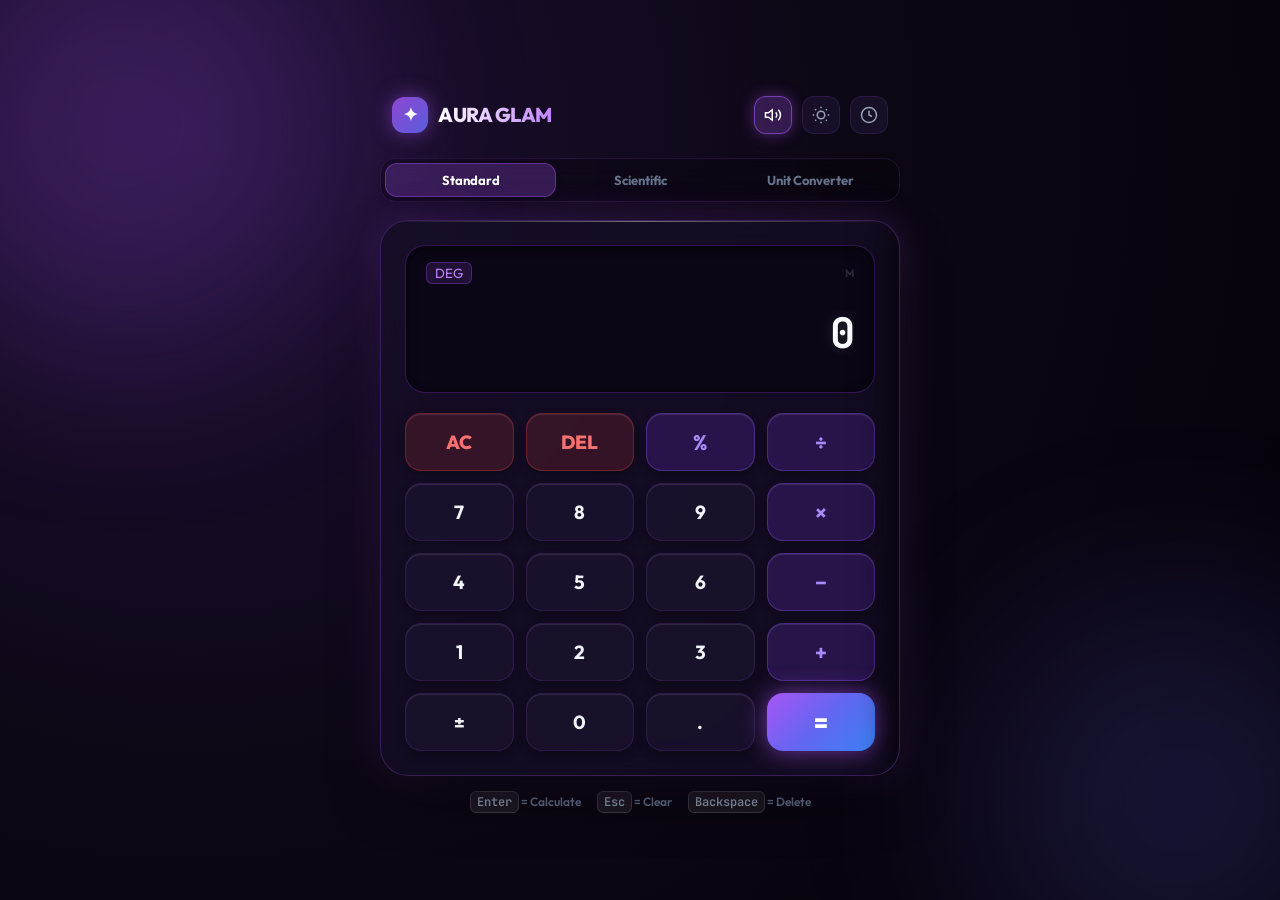
<file: calculator.html>
<!DOCTYPE html>
<html lang="en">
<head>
    <meta charset="UTF-8">
    <meta name="viewport" content="width=device-width, initial-scale=1.0">
    <title>Aura Glamour Calculator | Standard & Scientific</title>
    <link rel="stylesheet" href="style.css">
    <link rel="icon" href="https://cdn-icons-png.flaticon.com/512/5606/5606131.png" type="image/png">
</head>
<body data-theme="midnight">

    <!-- Ambient Glowing Orbs -->
    <div class="ambient-glow glow-1"></div>
    <div class="ambient-glow glow-2"></div>

    <div class="app-container" id="appContainer">
        
        <!-- Top Bar Navigation & Tools -->
        <header class="top-bar">
            <a href="index.html" class="brand-badge" title="Back to Portal">
                <div class="brand-icon">✦</div>
                <div>
                    <h1 class="brand-title">AURA GLAM</h1>
                </div>
            </a>

            <div class="top-actions">
                <!-- Sound Synthesizer Toggle -->
                <button id="soundToggleBtn" class="icon-btn active" onclick="toggleSound()" title="Toggle Synthesizer Audio Feedback">
                    <svg width="18" height="18" viewBox="0 0 24 24" fill="none" stroke="currentColor" stroke-width="2"><path d="M11 5L6 9H2v6h4l5 4V5z"/><path d="M19.07 4.93a10 10 0 0 1 0 14.14M15.54 8.46a5 5 0 0 1 0 7.07"/></svg>
                </button>

                <!-- Theme Selector Dropdown -->
                <div class="theme-picker" id="themePickerContainer">
                    <button id="themeToggleBtn" class="icon-btn" onclick="toggleThemeDropdown()" title="Switch Luxury Theme">
                        <svg width="18" height="18" viewBox="0 0 24 24" fill="none" stroke="currentColor" stroke-width="2"><circle cx="12" cy="12" r="5"/><path d="M12 1v2M12 21v2M4.22 4.22l1.42 1.42M18.36 18.36l1.42 1.42M1 12h2M21 12h2M4.22 19.78l1.42-1.42M18.36 5.64l1.42-1.42"/></svg>
                    </button>
                    <div class="theme-dropdown" id="themeDropdown">
                        <button class="theme-option" onclick="setTheme('midnight')">
                            <span class="theme-dot" style="background: #a855f7;"></span> Midnight Luxe
                        </button>
                        <button class="theme-option" onclick="setTheme('aurora')">
                            <span class="theme-dot" style="background: #38bdf8;"></span> Aurora Glass
                        </button>
                        <button class="theme-option" onclick="setTheme('rosegold')">
                            <span class="theme-dot" style="background: #fb7185;"></span> Rose Gold Luxe
                        </button>
                        <button class="theme-option" onclick="setTheme('matrix')">
                            <span class="theme-dot" style="background: #10b981;"></span> Quantum Matrix
                        </button>
                    </div>
                </div>

                <!-- History Drawer Toggle -->
                <button id="historyToggleBtn" class="icon-btn" onclick="toggleHistoryDrawer()" title="Calculation History">
                    <svg width="18" height="18" viewBox="0 0 24 24" fill="none" stroke="currentColor" stroke-width="2"><circle cx="12" cy="12" r="10"/><polyline points="12 6 12 12 16 14"/></svg>
                </button>
            </div>
        </header>

        <!-- Mode Selector Tabs -->
        <nav class="mode-tabs">
            <button id="tabStandard" class="tab-btn active" onclick="switchMode('standard')">Standard</button>
            <button id="tabScientific" class="tab-btn" onclick="switchMode('scientific')">Scientific</button>
            <button id="tabConverter" class="tab-btn" onclick="switchMode('converter')">Unit Converter</button>
        </nav>

        <!-- Calculator Main Glass Card -->
        <main class="calculator-card">
            
            <!-- LCD/OLED Display Screen -->
            <section class="display-panel" aria-label="Calculator Display">
                <div class="display-meta">
                    <button id="angleBadge" class="angle-badge" onclick="toggleAngleMode()">DEG</button>
                    <div class="memory-badges">
                        <span id="memIndicator" class="mem-indicator">M</span>
                    </div>
                </div>
                
                <div id="displayTape" class="display-tape"></div>
                <div id="displayMain" class="display-main" aria-live="polite">0</div>
                <div id="displayPreview" class="display-live-preview"></div>
            </section>

            <!-- Scientific Keypad (Expandable) -->
            <div id="scientificGrid" class="scientific-grid hidden">
                <button class="calc-btn fn-btn" onclick="appendFunction('sin')">sin</button>
                <button class="calc-btn fn-btn" onclick="appendFunction('cos')">cos</button>
                <button class="calc-btn fn-btn" onclick="appendFunction('tan')">tan</button>
                <button class="calc-btn fn-btn" onclick="appendFunction('log')">log</button>
                <button class="calc-btn fn-btn" onclick="appendFunction('ln')">ln</button>

                <button class="calc-btn fn-btn" onclick="appendFunction('sqrt')">√x</button>
                <button class="calc-btn fn-btn" onclick="appendFunction('sqr')">x²</button>
                <button class="calc-btn fn-btn" onclick="appendFunction('power')">xʸ</button>
                <button class="calc-btn fn-btn" onclick="appendFunction('pi')">π</button>
                <button class="calc-btn fn-btn" onclick="appendFunction('e')">e</button>

                <button class="calc-btn fn-btn" onclick="appendValue('(')">(</button>
                <button class="calc-btn fn-btn" onclick="appendValue(')')">)</button>
                <button class="calc-btn fn-btn" onclick="appendFunction('fact')">n!</button>
                <button class="calc-btn fn-btn" onclick="appendFunction('abs')">|x|</button>
                <button class="calc-btn fn-btn" onclick="appendFunction('inv')">1/x</button>

                <button class="calc-btn fn-btn" onclick="handleMemory('MC')">MC</button>
                <button class="calc-btn fn-btn" onclick="handleMemory('MR')">MR</button>
                <button class="calc-btn fn-btn" onclick="handleMemory('M+')">M+</button>
                <button class="calc-btn fn-btn" onclick="handleMemory('M-')">M-</button>
                <button class="calc-btn fn-btn" onclick="handleMemory('MS')">MS</button>
            </div>

            <!-- Standard Keypad -->
            <div id="standardGrid" class="keypad-grid">
                <button id="btn-ac" class="calc-btn danger-btn" onclick="clearAll()">AC</button>
                <button id="btn-del" class="calc-btn danger-btn" onclick="deleteLast()">DEL</button>
                <button id="btn-mod" class="calc-btn op-btn" onclick="appendValue('%')">%</button>
                <button id="btn-div" class="calc-btn op-btn" onclick="appendValue('/')">÷</button>

                <button id="btn-7" class="calc-btn num-btn" onclick="appendValue('7')">7</button>
                <button id="btn-8" class="calc-btn num-btn" onclick="appendValue('8')">8</button>
                <button id="btn-9" class="calc-btn num-btn" onclick="appendValue('9')">9</button>
                <button id="btn-mult" class="calc-btn op-btn" onclick="appendValue('*')">×</button>

                <button id="btn-4" class="calc-btn num-btn" onclick="appendValue('4')">4</button>
                <button id="btn-5" class="calc-btn num-btn" onclick="appendValue('5')">5</button>
                <button id="btn-6" class="calc-btn num-btn" onclick="appendValue('6')">6</button>
                <button id="btn-minus" class="calc-btn op-btn" onclick="appendValue('-')">−</button>

                <button id="btn-1" class="calc-btn num-btn" onclick="appendValue('1')">1</button>
                <button id="btn-2" class="calc-btn num-btn" onclick="appendValue('2')">2</button>
                <button id="btn-3" class="calc-btn num-btn" onclick="appendValue('3')">3</button>
                <button id="btn-plus" class="calc-btn op-btn" onclick="appendValue('+')">+</button>

                <button id="btn-sign" class="calc-btn num-btn" onclick="toggleSign()">±</button>
                <button id="btn-0" class="calc-btn num-btn" onclick="appendValue('0')">0</button>
                <button id="btn-dot" class="calc-btn num-btn" onclick="appendValue('.')">.</button>
                <button id="btn-equals" class="calc-btn equals-btn" onclick="calculate()">=</button>
            </div>

            <!-- Unit Converter Panel -->
            <div id="converterPanel" class="converter-panel">
                <div class="converter-select-row">
                    <select id="convType" class="custom-select" onchange="updateConverterUnits(); runConversion('from');">
                        <option value="length">📏 Length</option>
                        <option value="weight">⚖️ Weight & Mass</option>
                        <option value="temperature">🌡️ Temperature</option>
                        <option value="data">💾 Digital Storage</option>
                        <option value="speed">🚀 Speed</option>
                    </select>
                </div>

                <div class="converter-card-box">
                    <label class="converter-label" for="convInputFrom">From</label>
                    <select id="convUnitFrom" class="custom-select" onchange="runConversion('from')"></select>
                    <div class="converter-input-wrap">
                        <input type="number" id="convInputFrom" class="converter-input" value="1" oninput="runConversion('from')" placeholder="0">
                    </div>
                </div>

                <div style="text-align: center; color: var(--text-accent); font-size: 20px;">⇅</div>

                <div class="converter-card-box">
                    <label class="converter-label" for="convInputTo">To</label>
                    <select id="convUnitTo" class="custom-select" onchange="runConversion('from')"></select>
                    <div class="converter-input-wrap">
                        <input type="number" id="convInputTo" class="converter-input" value="1000" oninput="runConversion('to')" placeholder="0">
                    </div>
                </div>
            </div>

            <!-- Calculation History Slide-out Drawer -->
            <aside id="historyDrawer" class="history-drawer" aria-label="Calculation History">
                <div class="history-header">
                    <div class="history-title">
                        <svg width="18" height="18" viewBox="0 0 24 24" fill="none" stroke="currentColor" stroke-width="2"><circle cx="12" cy="12" r="10"/><polyline points="12 6 12 12 16 14"/></svg>
                        History
                    </div>
                    <button class="icon-btn" onclick="toggleHistoryDrawer(false)" title="Close History">✕</button>
                </div>
                <div id="historyList" class="history-list"></div>
                <button class="clear-hist-btn" onclick="clearHistory()">Clear History</button>
            </aside>

        </main>

        <!-- Keyboard Shortcuts Hint Footer -->
        <footer class="shortcuts-bar">
            <span><span class="kbd-badge">Enter</span> = Calculate</span>
            <span><span class="kbd-badge">Esc</span> = Clear</span>
            <span><span class="kbd-badge">Backspace</span> = Delete</span>
        </footer>

    </div>

    <script src="script.js"></script>
</body>
</html>
</file>
<file: style.css>
/* ==========================================================================
   GLAMOUR CALCULATOR DESIGN SYSTEM
   Styles for the Ultimate Standard & Scientific Glamour Calculator
   ========================================================================== */

@import url('https://fonts.googleapis.com/css2?family=Outfit:wght@300;400;500;600;700;800;900&family=JetBrains+Mono:wght@400;500;600;700;800&family=Playfair+Display:ital,wght@0,600;1,600&display=swap');

:root {
    /* DEFAULT THEME: Midnight Cyber Lux */
    --bg-gradient: radial-gradient(circle at 15% 15%, #1e1035 0%, #0d0714 50%, #05020a 100%);
    --calc-bg: rgba(22, 14, 38, 0.75);
    --calc-border: rgba(168, 85, 247, 0.25);
    --calc-shadow: 0 25px 60px -15px rgba(0, 0, 0, 0.8), 0 0 40px rgba(168, 85, 247, 0.2);
    --calc-glow: 0 0 30px rgba(139, 92, 246, 0.3);
    
    --display-bg: rgba(10, 6, 20, 0.85);
    --display-border: rgba(147, 51, 234, 0.3);
    --text-primary: #f8fafc;
    --text-secondary: #94a3b8;
    --text-muted: #64748b;
    --text-accent: #c084fc;
    
    --btn-num-bg: rgba(30, 20, 50, 0.65);
    --btn-num-text: #f1f5f9;
    --btn-num-hover: rgba(55, 35, 90, 0.85);
    --btn-num-border: rgba(168, 85, 247, 0.15);
    
    --btn-op-bg: rgba(124, 58, 237, 0.2);
    --btn-op-text: #a78bfa;
    --btn-op-hover: rgba(124, 58, 237, 0.45);
    --btn-op-border: rgba(139, 92, 246, 0.35);
    
    --btn-fn-bg: rgba(15, 23, 42, 0.6);
    --btn-fn-text: #38bdf8;
    --btn-fn-hover: rgba(56, 189, 248, 0.2);
    --btn-fn-border: rgba(56, 189, 248, 0.25);
    
    --btn-danger-bg: rgba(239, 68, 68, 0.15);
    --btn-danger-text: #f87171;
    --btn-danger-hover: rgba(239, 68, 68, 0.35);
    --btn-danger-border: rgba(239, 68, 68, 0.3);
    
    --btn-equals-bg: linear-gradient(135deg, #a855f7 0%, #6366f1 50%, #3b82f6 100%);
    --btn-equals-text: #ffffff;
    --btn-equals-hover: linear-gradient(135deg, #c084fc 0%, #818cf8 50%, #60a5fa 100%);
    --btn-equals-glow: 0 0 25px rgba(168, 85, 247, 0.6);
    
    --glass-blur: blur(20px);
    --card-radius: 28px;
    --btn-radius: 16px;
    --accent-glow-rgb: 168, 85, 247;
}

/* THEME: Aurora Glass */
[data-theme="aurora"] {
    --bg-gradient: radial-gradient(circle at 80% 20%, #0c2d48 0%, #145da0 40%, #0e1e2d 100%);
    --calc-bg: rgba(255, 255, 255, 0.08);
    --calc-border: rgba(255, 255, 255, 0.25);
    --calc-shadow: 0 30px 60px -12px rgba(0, 0, 0, 0.6), 0 0 50px rgba(56, 189, 248, 0.25);
    --calc-glow: 0 0 40px rgba(45, 212, 191, 0.3);
    
    --display-bg: rgba(15, 23, 42, 0.7);
    --display-border: rgba(56, 189, 248, 0.3);
    --text-primary: #ffffff;
    --text-secondary: #cbd5e1;
    --text-muted: #94a3b8;
    --text-accent: #38bdf8;
    
    --btn-num-bg: rgba(255, 255, 255, 0.07);
    --btn-num-text: #f8fafc;
    --btn-num-hover: rgba(255, 255, 255, 0.18);
    --btn-num-border: rgba(255, 255, 255, 0.12);
    
    --btn-op-bg: rgba(45, 212, 191, 0.18);
    --btn-op-text: #2dd4bf;
    --btn-op-hover: rgba(45, 212, 191, 0.35);
    --btn-op-border: rgba(45, 212, 191, 0.3);
    
    --btn-fn-bg: rgba(56, 189, 248, 0.15);
    --btn-fn-text: #7dd3fc;
    --btn-fn-hover: rgba(56, 189, 248, 0.3);
    --btn-fn-border: rgba(56, 189, 248, 0.25);
    
    --btn-danger-bg: rgba(244, 63, 94, 0.18);
    --btn-danger-text: #fb7185;
    --btn-danger-hover: rgba(244, 63, 94, 0.35);
    --btn-danger-border: rgba(244, 63, 94, 0.3);
    
    --btn-equals-bg: linear-gradient(135deg, #06b6d4 0%, #3b82f6 50%, #6366f1 100%);
    --btn-equals-text: #ffffff;
    --btn-equals-hover: linear-gradient(135deg, #22d3ee 0%, #60a5fa 50%, #818cf8 100%);
    --btn-equals-glow: 0 0 30px rgba(6, 182, 212, 0.6);
    --accent-glow-rgb: 45, 212, 191;
}

/* THEME: Rose Gold Luxe */
[data-theme="rosegold"] {
    --bg-gradient: radial-gradient(circle at 50% 10%, #2b181e 0%, #190e12 50%, #0d0507 100%);
    --calc-bg: rgba(38, 20, 26, 0.8);
    --calc-border: rgba(244, 114, 182, 0.3);
    --calc-shadow: 0 30px 60px -12px rgba(0, 0, 0, 0.8), 0 0 45px rgba(251, 146, 60, 0.2);
    --calc-glow: 0 0 35px rgba(244, 114, 182, 0.3);
    
    --display-bg: rgba(20, 10, 14, 0.9);
    --display-border: rgba(244, 114, 182, 0.35);
    --text-primary: #fff1f2;
    --text-secondary: #fecdd3;
    --text-muted: #9f737e;
    --text-accent: #fb7185;
    
    --btn-num-bg: rgba(50, 25, 35, 0.65);
    --btn-num-text: #fff1f2;
    --btn-num-hover: rgba(85, 40, 58, 0.85);
    --btn-num-border: rgba(244, 114, 182, 0.18);
    
    --btn-op-bg: rgba(251, 113, 133, 0.2);
    --btn-op-text: #fda4af;
    --btn-op-hover: rgba(251, 113, 133, 0.4);
    --btn-op-border: rgba(251, 113, 133, 0.35);
    
    --btn-fn-bg: rgba(251, 146, 60, 0.15);
    --btn-fn-text: #fdba74;
    --btn-fn-hover: rgba(251, 146, 60, 0.3);
    --btn-fn-border: rgba(251, 146, 60, 0.25);
    
    --btn-danger-bg: rgba(225, 29, 72, 0.2);
    --btn-danger-text: #fda4af;
    --btn-danger-hover: rgba(225, 29, 72, 0.4);
    --btn-danger-border: rgba(225, 29, 72, 0.35);
    
    --btn-equals-bg: linear-gradient(135deg, #e11d48 0%, #f43f5e 50%, #fb923c 100%);
    --btn-equals-text: #ffffff;
    --btn-equals-hover: linear-gradient(135deg, #f43f5e 0%, #fb7185 50%, #fed7aa 100%);
    --btn-equals-glow: 0 0 30px rgba(244, 63, 94, 0.6);
    --accent-glow-rgb: 244, 114, 182;
}

/* THEME: Quantum Matrix Neon */
[data-theme="matrix"] {
    --bg-gradient: radial-gradient(circle at 50% 50%, #031c12 0%, #020f09 60%, #000503 100%);
    --calc-bg: rgba(6, 26, 17, 0.85);
    --calc-border: rgba(16, 185, 129, 0.3);
    --calc-shadow: 0 30px 60px -12px rgba(0, 0, 0, 0.9), 0 0 45px rgba(16, 185, 129, 0.25);
    --calc-glow: 0 0 40px rgba(16, 185, 129, 0.35);
    
    --display-bg: rgba(2, 15, 9, 0.92);
    --display-border: rgba(16, 185, 129, 0.4);
    --text-primary: #ecfdf5;
    --text-secondary: #6ee7b7;
    --text-muted: #059669;
    --text-accent: #34d399;
    
    --btn-num-bg: rgba(6, 40, 25, 0.6);
    --btn-num-text: #ecfdf5;
    --btn-num-hover: rgba(13, 70, 45, 0.85);
    --btn-num-border: rgba(16, 185, 129, 0.18);
    
    --btn-op-bg: rgba(16, 185, 129, 0.2);
    --btn-op-text: #6ee7b7;
    --btn-op-hover: rgba(16, 185, 129, 0.4);
    --btn-op-border: rgba(16, 185, 129, 0.35);
    
    --btn-fn-bg: rgba(20, 184, 166, 0.18);
    --btn-fn-text: #5eead4;
    --btn-fn-hover: rgba(20, 184, 166, 0.35);
    --btn-fn-border: rgba(20, 184, 166, 0.3);
    
    --btn-danger-bg: rgba(239, 68, 68, 0.2);
    --btn-danger-text: #fca5a5;
    --btn-danger-hover: rgba(239, 68, 68, 0.4);
    --btn-danger-border: rgba(239, 68, 68, 0.35);
    
    --btn-equals-bg: linear-gradient(135deg, #059669 0%, #10b981 50%, #14b8a6 100%);
    --btn-equals-text: #022c22;
    --btn-equals-hover: linear-gradient(135deg, #10b981 0%, #34d399 50%, #2dd4bf 100%);
    --btn-equals-glow: 0 0 30px rgba(16, 185, 129, 0.7);
    --accent-glow-rgb: 16, 185, 129;
}

/* ==========================================================================
   BASE & AMBIENT BACKGROUND
   ========================================================================== */

* {
    margin: 0;
    padding: 0;
    box-sizing: border-box;
    font-family: 'Outfit', sans-serif;
    -webkit-tap-highlight-color: transparent;
}

body {
    min-height: 100vh;
    background: var(--bg-gradient);
    background-attachment: fixed;
    color: var(--text-primary);
    display: flex;
    flex-direction: column;
    align-items: center;
    justify-content: center;
    padding: 24px 16px;
    overflow-x: hidden;
    position: relative;
    transition: background 0.6s cubic-bezier(0.16, 1, 0.3, 1);
}

/* Animated Ambient Glow Spheres */
.ambient-glow {
    position: fixed;
    border-radius: 50%;
    filter: blur(100px);
    z-index: 0;
    pointer-events: none;
    opacity: 0.6;
    animation: floatAmbient 18s ease-in-out infinite alternate;
}

.glow-1 {
    width: 450px;
    height: 450px;
    background: rgba(var(--accent-glow-rgb), 0.35);
    top: -100px;
    left: -100px;
}

.glow-2 {
    width: 400px;
    height: 400px;
    background: rgba(99, 102, 241, 0.3);
    bottom: -100px;
    right: -100px;
    animation-delay: -9s;
}

@keyframes floatAmbient {
    0% { transform: translate(0, 0) scale(1); }
    50% { transform: translate(60px, 40px) scale(1.15); }
    100% { transform: translate(-40px, 60px) scale(0.9); }
}

/* ==========================================================================
   HEADER & CONTROLS NAV
   ========================================================================== */

.app-container {
    width: 100%;
    max-width: 520px;
    z-index: 10;
    position: relative;
    display: flex;
    flex-direction: column;
    gap: 18px;
}

.app-container.scientific-mode {
    max-width: 760px;
}

.top-bar {
    display: flex;
    align-items: center;
    justify-content: space-between;
    padding: 6px 12px;
}

.brand-badge {
    display: flex;
    align-items: center;
    gap: 10px;
    text-decoration: none;
}

.brand-icon {
    width: 36px;
    height: 36px;
    border-radius: 12px;
    background: linear-gradient(135deg, rgba(var(--accent-glow-rgb), 0.8), rgba(99, 102, 241, 0.9));
    display: flex;
    align-items: center;
    justify-content: center;
    font-weight: 800;
    font-size: 18px;
    color: #fff;
    box-shadow: 0 0 20px rgba(var(--accent-glow-rgb), 0.5);
}

.brand-title {
    font-size: 20px;
    font-weight: 800;
    letter-spacing: -0.5px;
    background: linear-gradient(to right, #ffffff, var(--text-accent));
    -webkit-background-clip: text;
    -webkit-text-fill-color: transparent;
}

.top-actions {
    display: flex;
    align-items: center;
    gap: 10px;
}

.icon-btn {
    background: var(--btn-num-bg);
    border: 1px solid var(--btn-num-border);
    color: var(--text-secondary);
    width: 38px;
    height: 38px;
    border-radius: 12px;
    display: flex;
    align-items: center;
    justify-content: center;
    cursor: pointer;
    backdrop-filter: var(--glass-blur);
    transition: all 0.25s cubic-bezier(0.16, 1, 0.3, 1);
    position: relative;
}

.icon-btn:hover {
    background: var(--btn-num-hover);
    color: var(--text-primary);
    transform: translateY(-2px);
    box-shadow: 0 5px 15px rgba(0, 0, 0, 0.3);
}

.icon-btn.active {
    background: rgba(var(--accent-glow-rgb), 0.25);
    border-color: rgba(var(--accent-glow-rgb), 0.6);
    color: #ffffff;
    box-shadow: 0 0 15px rgba(var(--accent-glow-rgb), 0.4);
}

/* Theme Dropdown */
.theme-picker {
    position: relative;
}

.theme-dropdown {
    position: absolute;
    top: calc(100% + 8px);
    right: 0;
    background: var(--display-bg);
    border: 1px solid var(--calc-border);
    border-radius: 16px;
    padding: 8px;
    display: none;
    flex-direction: column;
    gap: 6px;
    min-width: 170px;
    z-index: 100;
    backdrop-filter: blur(25px);
    box-shadow: 0 15px 35px rgba(0, 0, 0, 0.6);
    animation: fadeInScale 0.2s cubic-bezier(0.16, 1, 0.3, 1);
}

.theme-dropdown.show {
    display: flex;
}

.theme-option {
    display: flex;
    align-items: center;
    gap: 10px;
    padding: 8px 12px;
    border-radius: 10px;
    background: transparent;
    border: none;
    color: var(--text-secondary);
    font-size: 13px;
    font-weight: 600;
    cursor: pointer;
    transition: 0.2s;
    text-align: left;
    width: 100%;
}

.theme-option:hover {
    background: rgba(255, 255, 255, 0.1);
    color: var(--text-primary);
}

.theme-dot {
    width: 12px;
    height: 12px;
    border-radius: 50%;
}

/* Tab Selector */
.mode-tabs {
    display: flex;
    background: rgba(0, 0, 0, 0.25);
    padding: 4px;
    border-radius: 16px;
    border: 1px solid var(--btn-num-border);
    backdrop-filter: blur(10px);
}

.tab-btn {
    flex: 1;
    padding: 8px 16px;
    border-radius: 12px;
    background: transparent;
    border: none;
    color: var(--text-muted);
    font-size: 13px;
    font-weight: 700;
    cursor: pointer;
    transition: all 0.25s ease;
    display: flex;
    align-items: center;
    justify-content: center;
    gap: 6px;
}

.tab-btn.active {
    background: rgba(var(--accent-glow-rgb), 0.25);
    color: #ffffff;
    border: 1px solid rgba(var(--accent-glow-rgb), 0.4);
    box-shadow: 0 4px 12px rgba(0, 0, 0, 0.2);
}

/* ==========================================================================
   CALCULATOR CARD
   ========================================================================== */

.calculator-card {
    background: var(--calc-bg);
    border: 1px solid var(--calc-border);
    border-radius: var(--card-radius);
    padding: 24px;
    box-shadow: var(--calc-shadow);
    backdrop-filter: var(--glass-blur);
    display: flex;
    flex-direction: column;
    gap: 20px;
    transition: all 0.4s cubic-bezier(0.16, 1, 0.3, 1);
    position: relative;
    overflow: hidden;
}

.calculator-card::before {
    content: '';
    position: absolute;
    top: 0;
    left: 0;
    right: 0;
    height: 1px;
    background: linear-gradient(90deg, transparent, rgba(255, 255, 255, 0.4), transparent);
}

/* ==========================================================================
   DISPLAY SCREEN
   ========================================================================== */

.display-panel {
    background: var(--display-bg);
    border: 1px solid var(--display-border);
    border-radius: 20px;
    padding: 16px 20px;
    display: flex;
    flex-direction: column;
    justify-content: space-between;
    min-height: 140px;
    box-shadow: inset 0 2px 10px rgba(0, 0, 0, 0.6);
    position: relative;
    overflow: hidden;
}

.display-meta {
    display: flex;
    align-items: center;
    justify-content: space-between;
    font-size: 11px;
    font-weight: 700;
    color: var(--text-muted);
    letter-spacing: 0.5px;
    text-transform: uppercase;
}

.angle-badge {
    padding: 2px 8px;
    border-radius: 6px;
    background: rgba(var(--accent-glow-rgb), 0.15);
    color: var(--text-accent);
    cursor: pointer;
    transition: 0.2s;
    border: 1px solid rgba(var(--accent-glow-rgb), 0.3);
}

.angle-badge:hover {
    background: rgba(var(--accent-glow-rgb), 0.3);
}

.memory-badges {
    display: flex;
    gap: 6px;
}

.mem-indicator {
    opacity: 0.3;
    transition: 0.2s;
}

.mem-indicator.active {
    opacity: 1;
    color: #10b981;
    text-shadow: 0 0 8px rgba(16, 185, 129, 0.6);
}

.display-tape {
    font-family: 'JetBrains Mono', monospace;
    font-size: 14px;
    font-weight: 500;
    color: var(--text-secondary);
    min-height: 22px;
    text-align: right;
    overflow-x: auto;
    white-space: nowrap;
    scrollbar-width: none;
    margin-top: 4px;
}
.display-tape::-webkit-scrollbar { display: none; }

.display-main {
    font-family: 'JetBrains Mono', monospace;
    font-size: 42px;
    font-weight: 700;
    color: var(--text-primary);
    text-align: right;
    overflow-x: auto;
    white-space: nowrap;
    scrollbar-width: none;
    letter-spacing: -1px;
    line-height: 1.1;
    text-shadow: 0 0 15px rgba(255, 255, 255, 0.15);
    transition: font-size 0.2s ease;
}
.display-main::-webkit-scrollbar { display: none; }

.display-live-preview {
    font-family: 'JetBrains Mono', monospace;
    font-size: 15px;
    font-weight: 600;
    color: var(--text-accent);
    text-align: right;
    min-height: 20px;
    opacity: 0.85;
}

/* ==========================================================================
   BUTTON KEYPADS
   ========================================================================== */

.keypad-grid {
    display: grid;
    grid-template-columns: repeat(4, 1fr);
    gap: 12px;
}

.scientific-grid {
    display: grid;
    grid-template-columns: repeat(5, 1fr);
    gap: 10px;
    margin-bottom: 12px;
    animation: fadeInDown 0.3s cubic-bezier(0.16, 1, 0.3, 1);
}

.scientific-grid.hidden {
    display: none;
}

/* Glamour Calculator Buttons */
.calc-btn {
    height: 58px;
    border-radius: var(--btn-radius);
    border: 1px solid transparent;
    font-size: 19px;
    font-weight: 700;
    cursor: pointer;
    position: relative;
    overflow: hidden;
    display: flex;
    align-items: center;
    justify-content: center;
    user-select: none;
    transition: transform 0.1s cubic-bezier(0.4, 0, 0.2, 1), 
                box-shadow 0.2s ease, 
                background 0.2s ease, 
                border-color 0.2s ease;
    box-shadow: 0 4px 10px rgba(0, 0, 0, 0.25), inset 0 1px 1px rgba(255, 255, 255, 0.12);
}

.calc-btn:active, .calc-btn.pressed {
    transform: scale(0.92) translateY(2px);
    box-shadow: inset 0 2px 6px rgba(0, 0, 0, 0.4);
}

.calc-btn.num-btn {
    background: var(--btn-num-bg);
    color: var(--btn-num-text);
    border-color: var(--btn-num-border);
}

.calc-btn.num-btn:hover {
    background: var(--btn-num-hover);
    box-shadow: 0 6px 16px rgba(0, 0, 0, 0.35);
}

.calc-btn.op-btn {
    background: var(--btn-op-bg);
    color: var(--btn-op-text);
    border-color: var(--btn-op-border);
    font-size: 21px;
}

.calc-btn.op-btn:hover {
    background: var(--btn-op-hover);
    box-shadow: 0 0 15px rgba(var(--accent-glow-rgb), 0.35);
}

.calc-btn.fn-btn {
    background: var(--btn-fn-bg);
    color: var(--btn-fn-text);
    border-color: var(--btn-fn-border);
    font-size: 15px;
    font-weight: 600;
    height: 48px;
}

.calc-btn.fn-btn:hover {
    background: var(--btn-fn-hover);
    box-shadow: 0 0 12px rgba(56, 189, 248, 0.3);
}

.calc-btn.danger-btn {
    background: var(--btn-danger-bg);
    color: var(--btn-danger-text);
    border-color: var(--btn-danger-border);
    font-weight: 800;
}

.calc-btn.danger-btn:hover {
    background: var(--btn-danger-hover);
    box-shadow: 0 0 15px rgba(239, 68, 68, 0.4);
}

.calc-btn.equals-btn {
    background: var(--btn-equals-bg);
    color: var(--btn-equals-text);
    border: none;
    box-shadow: var(--btn-equals-glow);
    font-size: 24px;
    font-weight: 900;
}

.calc-btn.equals-btn:hover {
    background: var(--btn-equals-hover);
    box-shadow: 0 0 35px rgba(var(--accent-glow-rgb), 0.85);
    transform: translateY(-2px);
}

.calc-btn.span-2 {
    grid-column: span 2;
}

/* Touch Ripple Effect */
.calc-btn::after {
    content: "";
    position: absolute;
    width: 100%;
    height: 100%;
    top: 0;
    left: 0;
    pointer-events: none;
    background-image: radial-gradient(circle, #fff 10%, transparent 10.01%);
    background-repeat: no-repeat;
    background-position: 50%;
    transform: scale(10, 10);
    opacity: 0;
    transition: transform .5s, opacity 1s;
}

.calc-btn:active::after {
    transform: scale(0, 0);
    opacity: 0.3;
    transition: 0s;
}

/* ==========================================================================
   CONVERTER PANEL
   ========================================================================== */

.converter-panel {
    display: none;
    flex-direction: column;
    gap: 16px;
    animation: fadeIn 0.3s ease;
}

.converter-panel.active {
    display: flex;
}

.converter-select-row {
    display: flex;
    gap: 10px;
}

.custom-select {
    flex: 1;
    background: var(--display-bg);
    border: 1px solid var(--calc-border);
    border-radius: 14px;
    padding: 10px 14px;
    color: var(--text-primary);
    font-weight: 600;
    font-size: 14px;
    outline: none;
    cursor: pointer;
    backdrop-filter: blur(10px);
}

.custom-select option {
    background: #0f172a;
    color: #ffffff;
}

.converter-card-box {
    background: var(--display-bg);
    border: 1px solid var(--display-border);
    border-radius: 18px;
    padding: 16px;
    display: flex;
    flex-direction: column;
    gap: 8px;
}

.converter-label {
    font-size: 12px;
    font-weight: 700;
    color: var(--text-muted);
    text-transform: uppercase;
}

.converter-input-wrap {
    display: flex;
    align-items: center;
    gap: 12px;
}

.converter-input {
    flex: 1;
    background: transparent;
    border: none;
    font-family: 'JetBrains Mono', monospace;
    font-size: 28px;
    font-weight: 700;
    color: var(--text-primary);
    outline: none;
}

/* ==========================================================================
   HISTORY DRAWER MODAL
   ========================================================================== */

.history-drawer {
    position: absolute;
    top: 0;
    right: 0;
    bottom: 0;
    width: 320px;
    background: var(--display-bg);
    border-left: 1px solid var(--calc-border);
    backdrop-filter: blur(30px);
    z-index: 50;
    transform: translateX(100%);
    transition: transform 0.35s cubic-bezier(0.16, 1, 0.3, 1);
    display: flex;
    flex-direction: column;
    padding: 20px;
    box-shadow: -10px 0 30px rgba(0, 0, 0, 0.6);
}

.history-drawer.open {
    transform: translateX(0);
}

.history-header {
    display: flex;
    align-items: center;
    justify-content: space-between;
    padding-bottom: 14px;
    border-bottom: 1px solid var(--calc-border);
    margin-bottom: 14px;
}

.history-title {
    font-size: 16px;
    font-weight: 800;
    color: var(--text-primary);
    display: flex;
    align-items: center;
    gap: 8px;
}

.history-list {
    flex: 1;
    overflow-y: auto;
    display: flex;
    flex-direction: column;
    gap: 12px;
    padding-right: 4px;
    scrollbar-width: thin;
    scrollbar-color: var(--calc-border) transparent;
}

.history-item {
    background: rgba(255, 255, 255, 0.04);
    border: 1px solid rgba(255, 255, 255, 0.08);
    border-radius: 14px;
    padding: 12px;
    cursor: pointer;
    transition: all 0.2s ease;
    text-align: right;
}

.history-item:hover {
    background: rgba(var(--accent-glow-rgb), 0.15);
    border-color: rgba(var(--accent-glow-rgb), 0.4);
    transform: translateY(-2px);
}

.hist-expr {
    font-family: 'JetBrains Mono', monospace;
    font-size: 13px;
    color: var(--text-muted);
    margin-bottom: 4px;
}

.hist-res {
    font-family: 'JetBrains Mono', monospace;
    font-size: 20px;
    font-weight: 700;
    color: var(--text-accent);
}

.history-empty {
    text-align: center;
    color: var(--text-muted);
    font-size: 13px;
    margin-top: 50px;
}

.clear-hist-btn {
    margin-top: 14px;
    padding: 10px;
    background: var(--btn-danger-bg);
    border: 1px solid var(--btn-danger-border);
    color: var(--btn-danger-text);
    border-radius: 12px;
    font-weight: 700;
    font-size: 13px;
    cursor: pointer;
    transition: 0.2s;
}

.clear-hist-btn:hover {
    background: var(--btn-danger-hover);
}

/* ==========================================================================
   FOOTER / SHORTCUTS HELPER
   ========================================================================== */

.shortcuts-bar {
    display: flex;
    align-items: center;
    justify-content: center;
    gap: 16px;
    font-size: 12px;
    color: var(--text-muted);
    font-weight: 600;
}

.kbd-badge {
    background: rgba(255, 255, 255, 0.08);
    border: 1px solid rgba(255, 255, 255, 0.15);
    padding: 2px 6px;
    border-radius: 6px;
    font-family: 'JetBrains Mono', monospace;
    color: var(--text-secondary);
}

/* ==========================================================================
   ANIMATIONS & KEYFRAMES
   ========================================================================== */

@keyframes fadeInScale {
    from { opacity: 0; transform: scale(0.95) translateY(-5px); }
    to { opacity: 1; transform: scale(1) translateY(0); }
}

@keyframes fadeInDown {
    from { opacity: 0; transform: translateY(-10px); }
    to { opacity: 1; transform: translateY(0); }
}

@keyframes fadeIn {
    from { opacity: 0; }
    to { opacity: 1; }
}

/* Pulse animation on calculate */
@keyframes glamPulse {
    0% { transform: scale(1); }
    50% { transform: scale(1.03); filter: brightness(1.2); }
    100% { transform: scale(1); }
}

.pulse-anim {
    animation: glamPulse 0.25s ease-out;
}

/* ==========================================================================
   RESPONSIVE DESIGN
   ========================================================================== */

@media (max-width: 600px) {
    body {
        padding: 12px 8px;
    }
    
    .calculator-card {
        padding: 18px 14px;
        border-radius: 22px;
    }
    
    .display-main {
        font-size: 32px;
    }
    
    .calc-btn {
        height: 52px;
        font-size: 17px;
    }
    
    .calc-btn.fn-btn {
        height: 42px;
        font-size: 13px;
    }
    
    .scientific-grid {
        grid-template-columns: repeat(4, 1fr);
    }
    
    .history-drawer {
        width: 100%;
    }
}
</file>
